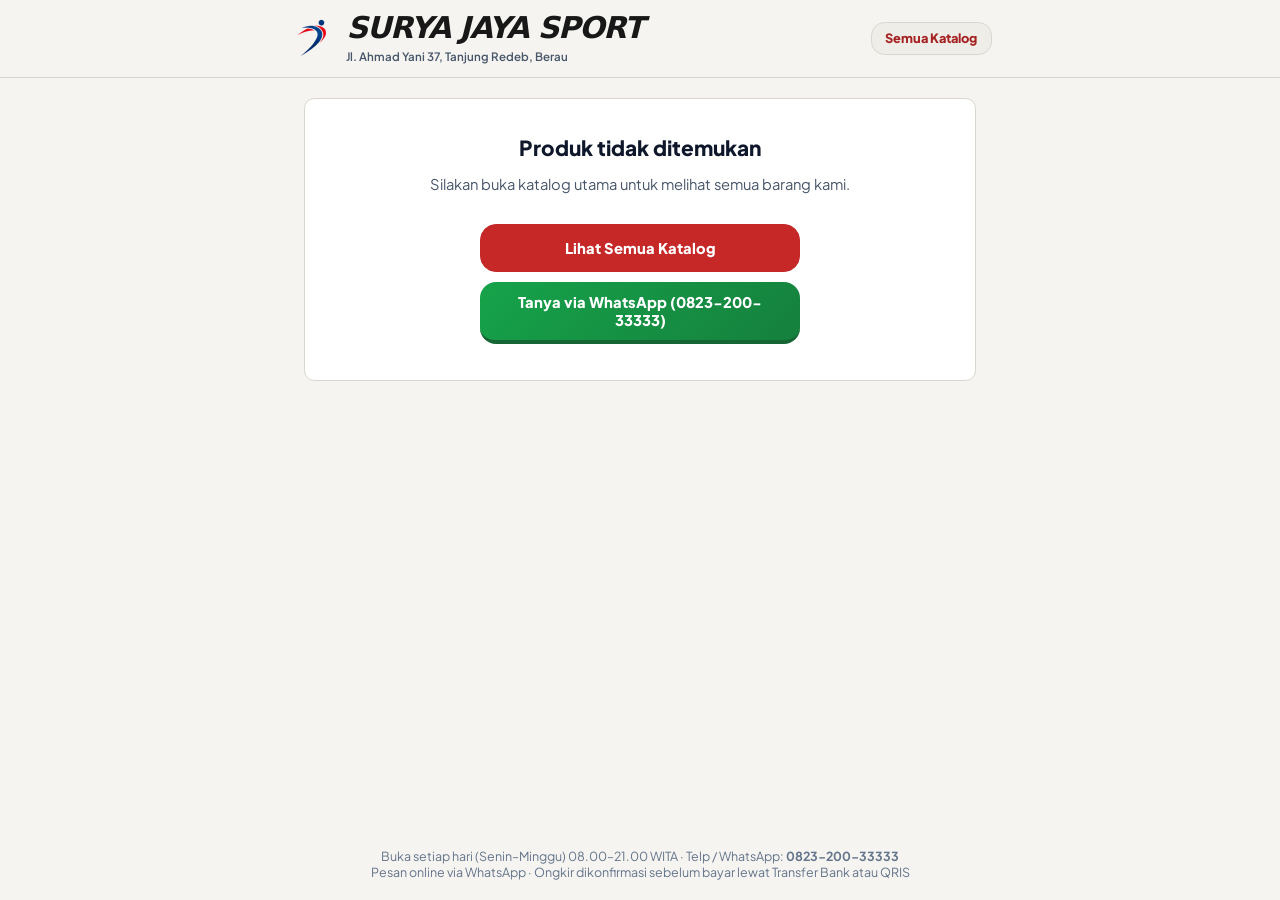
<file: produk/index.html>
<!DOCTYPE html>
<html lang="id">
<head>
  <meta charset="UTF-8">
  <meta name="viewport" content="width=device-width, initial-scale=1.0">
  <meta name="referrer" content="strict-origin-when-cross-origin">
  <title>Detail Produk | Surya Jaya Sport Berau</title>
  <meta name="description" content="Cek foto, harga, dan stok produk Surya Jaya Sport Jl. Ahmad Yani 37, Tanjung Redeb, Berau.">
  <meta name="robots" content="index, follow">
  <link rel="canonical" href="https://suryajaya-sport.github.io/produk/">
  <meta property="og:type" content="product">
  <meta property="og:title" content="Detail Produk | Surya Jaya Sport Berau">
  <meta property="og:description" content="Cek foto, harga, dan stok produk Surya Jaya Sport Jl. Ahmad Yani 37, Tanjung Redeb, Berau.">
  <meta property="og:image" content="https://suryajaya-sport.github.io/og-surya-jaya-sport.jpg">
  <link rel="icon" type="image/png" sizes="32x32" href="/favicon-32x32.png">
  <link rel="icon" type="image/png" sizes="16x16" href="/favicon-16x16.png">
  <link rel="apple-touch-icon" sizes="180x180" href="/apple-touch-icon.png">
  <link rel="preconnect" href="https://fonts.googleapis.com">
  <link rel="preconnect" href="https://fonts.gstatic.com" crossorigin>
  <link href="https://fonts.googleapis.com/css2?family=Barlow+Condensed:wght@700;800&amp;family=Plus+Jakarta+Sans:wght@500;600;700;800&amp;display=swap" rel="stylesheet">
  <style>
    *, *::before, *::after { box-sizing: border-box; }
    body {
      margin: 0;
      font-family: 'Plus Jakarta Sans', system-ui, sans-serif;
      background: radial-gradient(circle at 15% 0%, rgba(219,234,254,.7), transparent 40%), #f8fafc;
      color: #0f172a;
      min-height: 100vh;
      display: flex;
      flex-direction: column;
    }
    .hdr {
      background: rgba(255,255,255,.9);
      backdrop-filter: blur(12px);
      border-bottom: 1.5px solid #dbeafe;
      padding: .75rem 1rem;
      position: sticky;
      top: 0;
      z-index: 20;
    }
    .hdr-in {
      max-width: 44rem;
      margin: 0 auto;
      display: flex;
      align-items: center;
      justify-content: space-between;
      gap: .75rem;
    }
    .brand {
      display: flex;
      align-items: center;
      gap: .65rem;
      text-decoration: none;
      color: #0f2557;
    }
    .brand img { width: 42px; height: 42px; border-radius: .8rem; object-fit: cover; border: 1.5px solid rgba(250,204,21,.7); }
    .brand strong { font-family: 'Barlow Condensed', sans-serif; font-size: 1.35rem; text-transform: uppercase; letter-spacing: .01em; display: block; line-height: 1; }
    .brand span { font-size: .72rem; color: #475569; font-weight: 600; }
    .back-link {
      text-decoration: none;
      background: #eff6ff;
      color: #1d4ed8;
      border: 1.5px solid #bfdbfe;
      padding: .48rem .85rem;
      border-radius: .85rem;
      font-size: .8rem;
      font-weight: 800;
      white-space: nowrap;
    }
    .wrap { max-width: 44rem; width: 100%; margin: 1.25rem auto 2.5rem; padding: 0 1rem; flex: 1; }
    .card {
      background: #ffffff;
      border: 2px solid #dbeafe;
      border-radius: 1.6rem;
      overflow: hidden;
      box-shadow: 0 16px 38px -12px rgba(15,37,87,.12);
    }
    .photo-box {
      background: radial-gradient(circle at 50% 45%, #ffffff 0%, #f1f5f9 100%);
      padding: 1rem;
      border-bottom: 1px solid #e2e8f0;
      display: flex;
      align-items: center;
      justify-content: center;
      min-height: 260px;
    }
    .photo-box img { max-width: 100%; max-height: 360px; object-fit: contain; border-radius: 1rem; }
    .body { padding: 1.35rem; display: flex; flex-direction: column; gap: .75rem; }
    .meta { font-family: ui-monospace, monospace; font-size: .78rem; font-weight: 700; color: #1d4ed8; background: #eff6ff; width: fit-content; padding: .2rem .6rem; border-radius: .5rem; }
    h1 { margin: 0; font-size: 1.5rem; font-weight: 800; line-height: 1.25; color: #0f172a; }
    .desc { margin: 0; font-size: .92rem; color: #475569; line-height: 1.55; }
    .senar-note { margin: 0; padding: .55rem .8rem; border-radius: .85rem; background: #eff6ff; border: 1.5px solid #bfdbfe; color: #1e3a8a; font-size: .82rem; font-weight: 700; }
    .price-row { display: flex; align-items: center; justify-content: space-between; gap: .75rem; padding-top: .8rem; border-top: 1px solid #f1f5f9; flex-wrap: wrap; }
    .price { margin: 0; background: #fef9c3; color: #0f2557; border: 1.5px solid #fde047; padding: .35rem .85rem; border-radius: .9rem; font-size: 1.45rem; font-weight: 900; }
    .stock { padding: .35rem .85rem; border-radius: 9999px; font-size: .85rem; font-weight: 800; background: #ecfdf5; color: #047857; }
    .stock.out { background: #fff1f2; color: #be123c; }
    .actions { display: grid; grid-template-columns: 1fr 1fr; gap: .65rem; padding-top: .5rem; }
    @media (max-width: 520px) { .actions { grid-template-columns: 1fr; } }
    .btn {
      display: inline-flex; align-items: center; justify-content: center; gap: .5rem;
      min-height: 48px; padding: .7rem 1.1rem; border-radius: 1rem;
      font-size: .92rem; font-weight: 800; text-decoration: none; cursor: pointer;
    }
    .btn-wa { background: linear-gradient(135deg,#16a34a,#15803d); color: #fff; border-bottom: 4px solid #166534; }
    .btn-cat { background: linear-gradient(135deg,#1d4ed8,#2563eb); color: #fff; border-bottom: 4px solid #1e3a8a; }
    .info-foot { font-size: .78rem; color: #64748b; text-align: center; padding: 1.25rem 1rem; }
  </style>
  <script async src="https://www.googletagmanager.com/gtag/js?id=G-ZS9T9ZJXBK"></script>
  <script>
    window.dataLayer = window.dataLayer || [];
    function gtag(){dataLayer.push(arguments);}
    gtag('js', new Date());
    gtag('config', 'G-ZS9T9ZJXBK');
  </script>
  <meta name="theme-color" content="#f5f4f0">
  <link rel="stylesheet" href="/brand.css" media="screen">
</head>
<body class="product-page">
  <header class="hdr">
    <div class="hdr-in">
      <a href="/" class="brand">
        <img src="/sjs-mark-192.png" alt="Logo Surya Jaya Sport" width="42" height="42">
        <div>
          <strong>Surya Jaya Sport</strong>
          <span>Jl. Ahmad Yani 37, Tanjung Redeb, Berau</span>
        </div>
      </a>
      <a href="/" class="back-link">Semua Katalog</a>
    </div>
  </header>

  <main class="wrap">
    <div id="productBox" class="card">
      <div class="body" style="text-align:center; padding: 2.5rem 1.25rem;">
        <p style="margin:0; font-weight:700; color:#475569;">Memuat detail produk…</p>
      </div>
    </div>
  </main>

  <footer class="info-foot">
    Buka setiap hari (Senin–Minggu) 08.00–21.00 WITA · Telp / WhatsApp: <strong>0823-200-33333</strong><br>
    Pesan online via WhatsApp · Ongkir dikonfirmasi sebelum bayar lewat Transfer Bank atau QRIS
  </footer>

  <script type="module">
    import { catalogImageUrl } from "./katalog.js?v=1795791831";
    const EMBEDDED_FIREBASE_CONFIG = {
      apiKey: "AIzaSyBFtI_lwLU7cDcioDE1GpgC0AjKPZ1mHag",
      authDomain: "suryajayasport-3fd5e.firebaseapp.com",
      projectId: "suryajayasport-3fd5e",
      storageBucket: "suryajayasport-3fd5e.firebasestorage.app",
      messagingSenderId: "501860315687",
      appId: "1:501860315687:web:3692f12c2b59a1e16d9402"
    };
    const CATALOG_WA = "https://wa.me/6282320033333";
    const SENAR_NOTE = "Harga tercantum sudah termasuk jasa pasang senar.";

    const esc = s => String(s ?? "").replace(/[&<>"']/g, m => ({ "&": "&amp;", "<": "&lt;", ">": "&gt;", '"': "&quot;", "'": "&#39;" }[m]));
    const rp = n => "Rp " + Math.round(Number(n) || 0).toLocaleString("id-ID");

    const MUSIC_RE = /\b(gitar|guitar|ukulele|bass|capo|plektrum|musik|akustik|acoustic|klasik|classic|elektrik|electric|biola|violin|drum|stik\s*drum|cajon|jimbe|harmonika|tama|sonor|zildjian|yamaha\s*f|pyramid|d'?addario|orphee|ernie\s*ball|elixir|fender|nilon|nylon|kawat)\b/i;
    const BALL_ITEM_RE = /\b(futsal|bola|sepak|basket|voli|volley|football|soccer|molten|spalding|mikasa|nassau)\b/i;
    const BADMINTON_STRING_MODEL_RE = /\b(bg\s*\d{1,2}m?(?!\d)|nbg\s*\d{2,3}(?!\d)|exbolt|nanogy|aerobite|aerosonic|ultimax|tectonic\s*65|vbs\s*\d{2,3}(?!\d)|no\.?\s*[157]\s*boost?)\b/i;
    const BADMINTON_BRAND_RE = /\b(badminton|bulutangkis|raket|shuttlecock|kok|yonex|lining|li-ning|victor|felet|hi-?qua|maxbolt|hundred|kizuna|toalson|apacs|power\s*max|tectonic|flypower|mizuno|astec|hart|ebox|eagle|prochamps|pro\s*ace|ashaway|gosen|rs\b|reinforce|kawasaki|fleet|babolat|bg\s*\d{1,2}m?(?!\d)|nbg\s*\d{2,3}(?!\d)|exbolt|nanogy|aerobite|aerosonic|ultimax|vbs\s*\d{2,3}(?!\d))\b/i;
    const NOT_STRING_ITEM_RE = /\b(raket|racket|sepatu|baju|jersey|celana|tas|grip|kok|shuttlecock|kaos|net|piala|taping|bola|basket|futsal|voli|volley|sepak|molten|spalding|mikasa|catur|chess|pingpong|tenis|senapan|peluru|mimis|sepatu\s*roda|skate|deker|sarung\s*tangan|pompa|matras|dumbbell|barbel|skipping)\b/i;

    function isSenarBadminton(item) {
      const name = String(item?.name || "").trim();
      const txt = [item?.name, item?.category, item?.description].filter(Boolean).join(" ");
      if (MUSIC_RE.test(txt)) return false;
      if (BALL_ITEM_RE.test(txt)) return false;
      if (/\bsenar\s+(raket|badminton|bulutangkis)\b/i.test(name)) return true;
      if (NOT_STRING_ITEM_RE.test(name)) return false;
      const hasSenarWord = /\bsenar\b/i.test(name);
      const isModelOnly = BADMINTON_STRING_MODEL_RE.test(name);
      if (isModelOnly) return true;
      if (hasSenarWord) {
        return BADMINTON_BRAND_RE.test(txt) || /^senar\b/i.test(name);
      }
      return false;
    }

    function matchesCatalogCategory(item, category) {
      if (category === "all") return true;
      const name = String(item?.name || "");
      const isPingpong = /\b(pingpong|tenis\s*meja)\b/i.test(name);
      const ball = !MUSIC_RE.test(name) && BALL_ITEM_RE.test(name);
      const badminton = !isPingpong && !ball && !MUSIC_RE.test(name) && (isSenarBadminton(item) || /\b(badminton|bulutangkis|raket|shuttlecock|kok|yonex|lining|li-ning|victor|felet|hi-?qua|maxbolt|hundred|kizuna|toalson|apacs|power\s*max|tectonic|flypower|mizuno|astec|hart|ebox|prochamps|ashaway|gosen|bg\s*\d{1,2}m?(?!\d)|nbg\s*\d{2,3}(?!\d)|exbolt|nanogy)\b/i.test(name));
      const music = MUSIC_RE.test(name) || (!badminton && !ball && /\bsenar\b/i.test(name));
      const chess = /\b(catur|chess)\b/i.test(name);
      if (category === "music") return music;
      if (category === "badminton") return badminton;
      if (category === "ball") return ball;
      if (category === "chess") return chess;
      if (category === "sport") return !music && !badminton && !ball && !chess;
      return false;
    }

    const box = document.getElementById("productBox");
    const productId = new URLSearchParams(location.search).get("id")?.trim();

    function renderNotFound(msg) {
      box.innerHTML = `<div class="body" style="text-align:center; padding:2.25rem 1.25rem;">
        <h1 style="font-size:1.3rem;">Produk tidak ditemukan</h1>
        <p class="desc">${esc(msg || "Produk mungkin sudah diarsipkan atau kode QR tidak sesuai.")}</p>
        <div class="actions" style="grid-template-columns:1fr; max-width:20rem; margin:.5rem auto 0;">
          <a href="/" class="btn btn-cat">Lihat Semua Katalog</a>
          <a href="${CATALOG_WA}" target="_blank" rel="noopener noreferrer" class="btn btn-wa">Tanya via WhatsApp (0823-200-33333)</a>
        </div>
      </div>`;
    }

    async function fetchProductItem(id) {
      const decodeV = v => !v || typeof v !== "object" ? "" : "stringValue" in v ? v.stringValue : "integerValue" in v ? Number(v.integerValue) : "doubleValue" in v ? Number(v.doubleValue) : "booleanValue" in v ? Boolean(v.booleanValue) : "";
      try {
        const res = await fetch(`https://firestore.googleapis.com/v1/projects/${EMBEDDED_FIREBASE_CONFIG.projectId}/databases/(default)/documents/publicCatalog/${encodeURIComponent(id)}?key=${encodeURIComponent(EMBEDDED_FIREBASE_CONFIG.apiKey)}`, { mode: "cors", cache: "no-store" });
        if (res.status === 404) return null;
        if (!res.ok) throw new Error("HTTP " + res.status);
        const docJson = await res.json();
        const item = { id };
        for (const [k, v] of Object.entries(docJson.fields || {})) item[k] = decodeV(v);
        return item;
      } catch {
        const [appM, fsM] = await Promise.all([
          import("https://www.gstatic.com/firebasejs/11.6.1/firebase-app.js"),
          import("https://www.gstatic.com/firebasejs/11.6.1/firebase-firestore.js")
        ]);
        const app = appM.getApps().length ? appM.getApps()[0] : appM.initializeApp(EMBEDDED_FIREBASE_CONFIG);
        const db = fsM.getFirestore(app);
        const snap = await fsM.getDoc(fsM.doc(db, "publicCatalog", id));
        return snap.exists() ? { ...snap.data(), id: snap.id } : null;
      }
    }
    (async () => {
    if (!productId) {
      renderNotFound("Silakan buka katalog utama untuk melihat semua barang kami.");
    } else {
      try {
        const item = await fetchProductItem(productId);
        if (!item) {
          renderNotFound();
        } else {
          const imgUrl = catalogImageUrl(item);
          const stockNum = Number(item.stock || 0);
          const out = stockNum <= 0;
          const meta = [item.code, item.size, item.color].filter(Boolean).join(" · ");
          const seoTitle = `${item.name} | Surya Jaya Sport Berau`;
          const seoDesc = item.description
            ? `${item.description} Harga ${rp(item.price)} di Surya Jaya Sport Jl. Ahmad Yani 37, Tanjung Redeb, Berau.`
            : `${item.name}${meta ? ` (${meta})` : ""} harga ${rp(item.price)} (${out ? "Stok habis" : `Stok tersedia ${stockNum} pcs`}) di Surya Jaya Sport Jl. Ahmad Yani 37, Tanjung Redeb, Berau.`;
          document.title = seoTitle;
          const setMeta = (sel, attr, val) => { const el = document.querySelector(sel); if (el && val) el.setAttribute(attr, val); };
          setMeta('meta[name="description"]', "content", seoDesc);
          setMeta('meta[property="og:title"]', "content", seoTitle);
          setMeta('meta[property="og:description"]', "content", seoDesc);
          if (imgUrl) setMeta('meta[property="og:image"]', "content", imgUrl);
          let ld = document.getElementById("productSchema");
          if (!ld) {
            ld = document.createElement("script");
            ld.id = "productSchema";
            ld.type = "application/ld+json";
            document.head.appendChild(ld);
          }
          ld.textContent = JSON.stringify({
            "@context": "https://schema.org",
            "@type": "Product",
            name: item.name,
            sku: item.code || item.id,
            description: seoDesc,
            ...(imgUrl ? { image: imgUrl } : {}),
            offers: {
              "@type": "Offer",
              url: window.location.href,
              priceCurrency: "IDR",
              price: Math.max(0, Number(item.price || 0)),
              availability: out ? "https://schema.org/OutOfStock" : "https://schema.org/InStock",
              seller: {
                "@type": "SportingGoodsStore",
                name: "Surya Jaya Sport",
                telephone: "+62-823-200-33333"
              }
            }
          });
          const showSenar = isSenarBadminton(item);
          const waText = out
            ? `Halo Surya Jaya Sport, apakah stok ${item.name}${item.code ? ` (${item.code})` : ""} akan tersedia lagi?`
            : `Halo Surya Jaya Sport, saya mau pesan ${item.name}${item.code ? ` (${item.code})` : ""} (${rp(item.price)}).\nTujuan pengiriman (kecamatan, kota/kabupaten, kode pos): ...\nMohon konfirmasi stok, ongkir, dan total pembayaran.`;

          box.innerHTML = `
            <div class="photo-box">
              ${imgUrl
                ? `<img src="${esc(imgUrl)}" alt="${esc(item.name)} — Surya Jaya Sport Tanjung Redeb Berau">`
                : `<div style="text-align:center; padding:2rem; color:#1e3a8a; font-weight:800;">${esc(item.name)}</div>`}
            </div>
            <div class="body">
              ${meta ? `<span class="meta">${esc(meta)}</span>` : ""}
              <h1>${esc(item.name)}</h1>
              ${item.description ? `<p class="desc">${esc(item.description)}</p>` : ""}
              ${showSenar ? `<p class="senar-note">${SENAR_NOTE}</p>` : ""}
              <div class="price-row">
                <p class="price">${rp(item.price)}</p>
                <span class="stock ${out ? "out" : ""}">${out ? "Stok Habis" : `Tersedia: ${stockNum} pcs`}</span>
              </div>
              <div class="actions">
                <a href="${CATALOG_WA}?text=${encodeURIComponent(waText)}" target="_blank" rel="noopener noreferrer" class="btn btn-wa">Tanya / Pesan WA</a>
                <button type="button" id="btnCopyProductLink" class="btn btn-cat">Salin Link</button>
                <a href="/" class="btn btn-cat">Katalog Lain</a>
              </div>
            </div>`;
          if (typeof window.gtag === "function") {
            window.gtag("event", "view_item", { currency: "IDR", value: Number(item.price || 0), items: [{ item_id: item.code || item.id, item_name: item.name, price: Number(item.price || 0) }] });
          }
          box.querySelector('a[href*="wa.me"]')?.addEventListener("click", () => {
            if (typeof window.gtag === "function") {
              window.gtag("event", "whatsapp_click", { product_name: item.name, click_location: "halaman_produk" });
            }
          });
          const copyBtn = document.getElementById("btnCopyProductLink");
          copyBtn?.addEventListener("click", async () => {
            try {
              await navigator.clipboard.writeText(window.location.href);
            } catch {
              const inp = document.createElement("input");
              inp.value = window.location.href;
              document.body.appendChild(inp);
              inp.select();
              document.execCommand("copy");
              inp.remove();
            }
            copyBtn.textContent = "Link Tersalin!";
            setTimeout(() => { copyBtn.textContent = "Salin Link"; }, 2000);
          });
        }
      } catch (err) {
        renderNotFound("Gagal memuat data produk. Silakan hubungi WhatsApp 0823-200-33333.");
      }
    }
    })();
  </script>
</body>
</html>
</file>
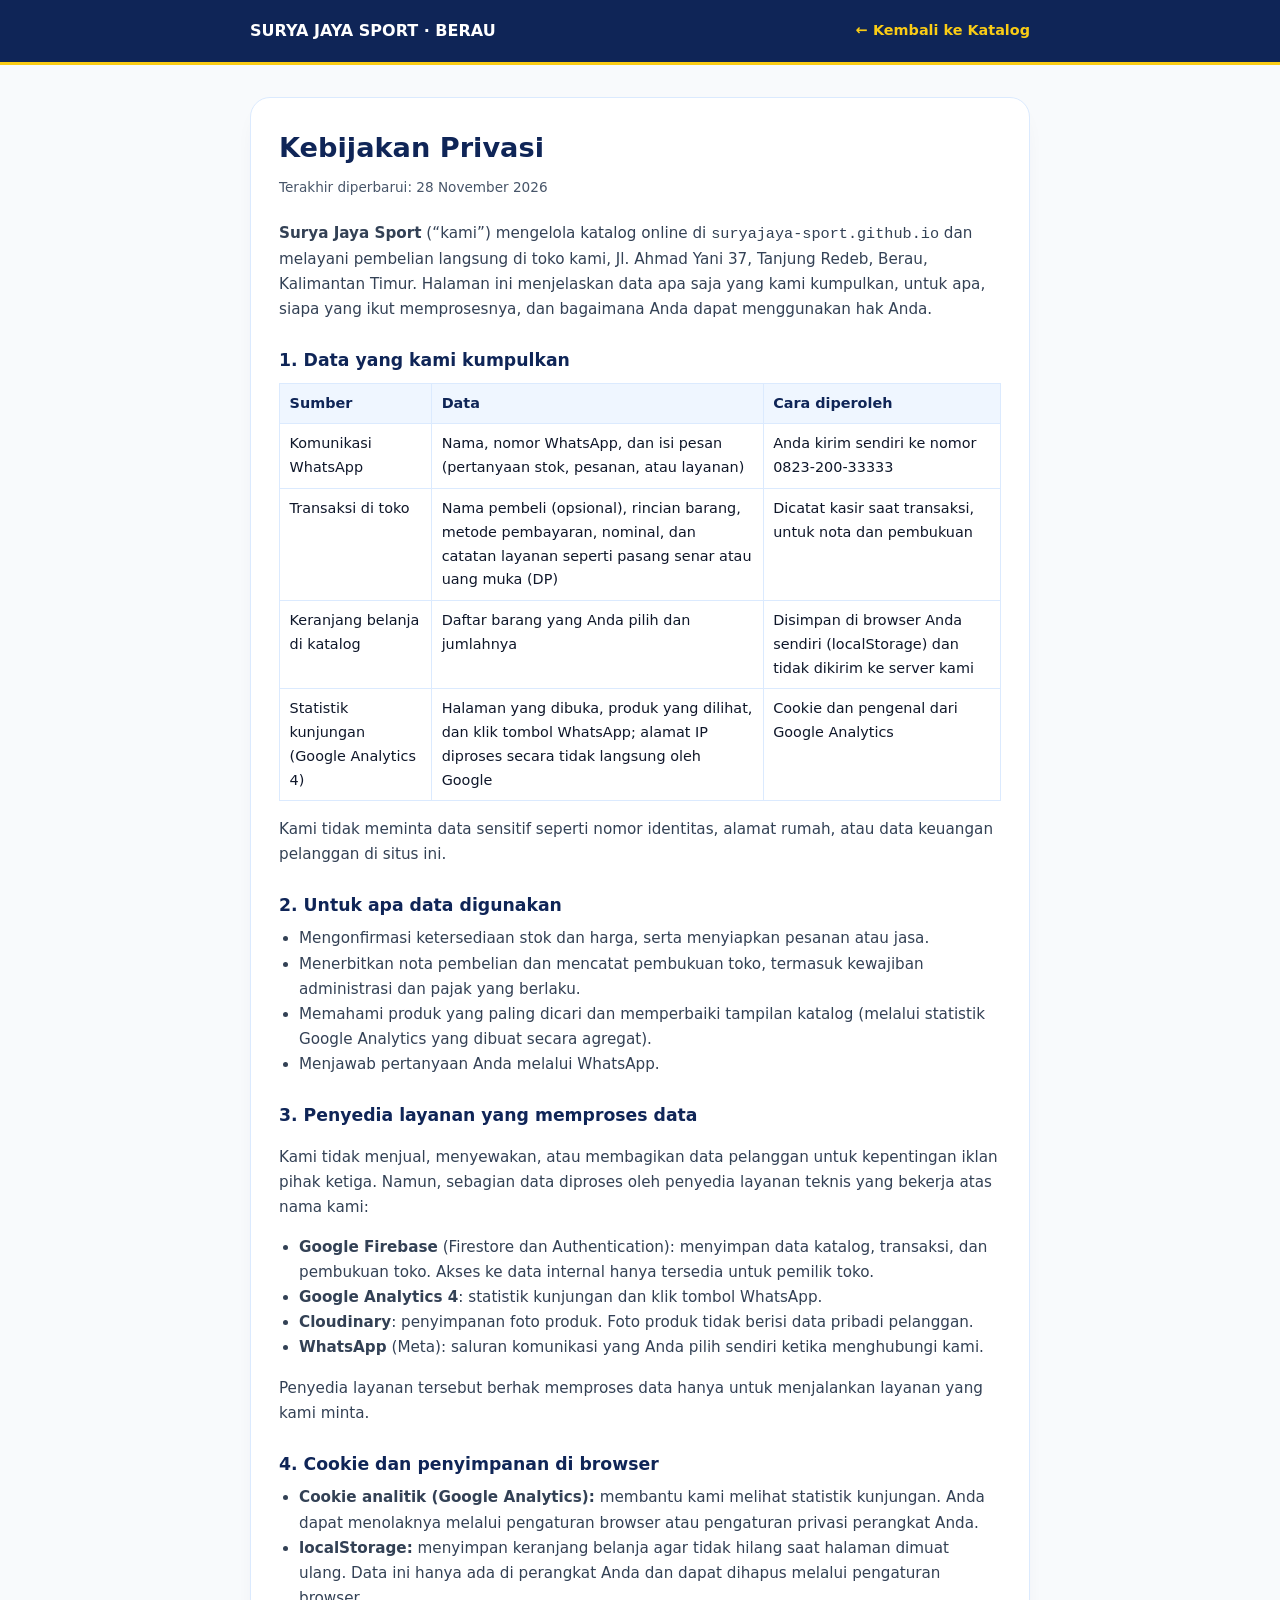
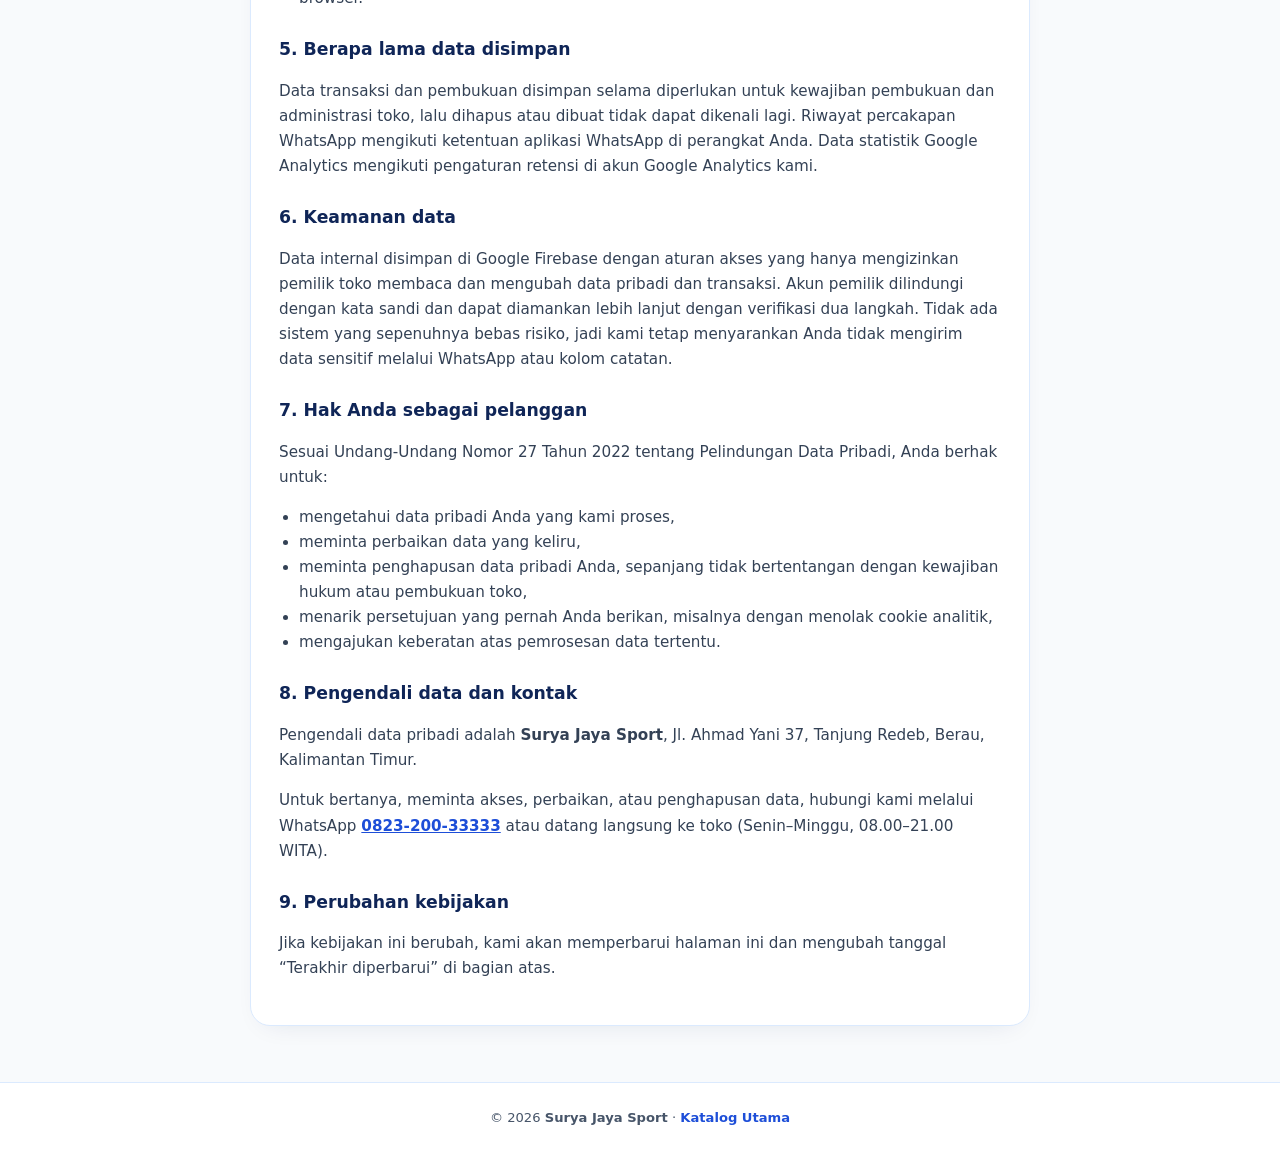
<file: kebijakan-privasi.html>
<!DOCTYPE html>
<html lang="id">
<head>
  <meta charset="UTF-8">
  <meta name="viewport" content="width=device-width, initial-scale=1.0">
  <title>Kebijakan Privasi | Surya Jaya Sport Berau</title>
  <meta name="description" content="Kebijakan privasi Surya Jaya Sport, Jl. Ahmad Yani 37, Tanjung Redeb, Berau: data yang kami kumpulkan, cara penggunaannya, dan hak Anda sebagai pelanggan.">
  <link rel="canonical" href="https://suryajaya-sport.github.io/kebijakan-privasi.html">
  <link rel="icon" type="image/png" sizes="32x32" href="favicon-32x32.png">
  <link rel="icon" type="image/png" sizes="16x16" href="favicon-16x16.png">
  <link rel="apple-touch-icon" sizes="180x180" href="apple-touch-icon.png">
  <meta name="robots" content="index, follow">
  <style>
    *, *::before, *::after { box-sizing: border-box; }
    html, body { margin: 0; padding: 0; font-family: system-ui, -apple-system, "Segoe UI", Roboto, sans-serif; background: #f8fafc; color: #0f172a; line-height: 1.65; }
    header { background: #0f2557; color: #ffffff; padding: 1.1rem 1.25rem; border-bottom: 3px solid #facc15; }
    .wrap { max-width: 780px; margin: 0 auto; }
    header .wrap { display: flex; align-items: center; justify-content: space-between; gap: 1rem; flex-wrap: wrap; }
    header a { color: #facc15; text-decoration: none; font-weight: 700; font-size: .9rem; }
    main { padding: 2rem 1.25rem 3.5rem; }
    .card { background: #ffffff; border: 1px solid #dbeafe; border-radius: 1.25rem; padding: 1.75rem; box-shadow: 0 10px 28px -16px rgba(15, 37, 87, .14); }
    h1 { margin: 0 0 .35rem; font-size: 1.7rem; color: #0f2557; }
    .meta { margin: 0 0 1.4rem; font-size: .85rem; color: #475569; }
    h2 { margin: 1.5rem 0 .45rem; font-size: 1.08rem; color: #0f2557; }
    p, li { color: #334155; font-size: .95rem; }
    ul { padding-left: 1.25rem; margin: .35rem 0; }
    a { color: #1d4ed8; font-weight: 700; }
    table { width: 100%; border-collapse: collapse; font-size: .9rem; margin: .5rem 0; }
    th, td { text-align: left; border: 1px solid #dbeafe; padding: .5rem .6rem; vertical-align: top; }
    th { background: #eff6ff; color: #0f2557; }
    footer { text-align: center; padding: 1.5rem 1rem; font-size: .82rem; color: #475569; border-top: 1px solid #dbeafe; background: #ffffff; }
    footer a { text-decoration: none; }
  </style>
</head>
<body>
  <header>
    <div class="wrap">
      <strong>SURYA JAYA SPORT · BERAU</strong>
      <a href="/">&larr; Kembali ke Katalog</a>
    </div>
  </header>
  <main>
    <div class="wrap">
      <article class="card">
        <h1>Kebijakan Privasi</h1>
        <p class="meta">Terakhir diperbarui: 28 November 2026</p>

        <p><strong>Surya Jaya Sport</strong> (“kami”) mengelola katalog online di <code>suryajaya-sport.github.io</code> dan melayani pembelian langsung di toko kami, Jl. Ahmad Yani 37, Tanjung Redeb, Berau, Kalimantan Timur. Halaman ini menjelaskan data apa saja yang kami kumpulkan, untuk apa, siapa yang ikut memprosesnya, dan bagaimana Anda dapat menggunakan hak Anda.</p>

        <h2>1. Data yang kami kumpulkan</h2>
        <table>
          <thead>
            <tr><th>Sumber</th><th>Data</th><th>Cara diperoleh</th></tr>
          </thead>
          <tbody>
            <tr>
              <td>Komunikasi WhatsApp</td>
              <td>Nama, nomor WhatsApp, dan isi pesan (pertanyaan stok, pesanan, atau layanan)</td>
              <td>Anda kirim sendiri ke nomor 0823-200-33333</td>
            </tr>
            <tr>
              <td>Transaksi di toko</td>
              <td>Nama pembeli (opsional), rincian barang, metode pembayaran, nominal, dan catatan layanan seperti pasang senar atau uang muka (DP)</td>
              <td>Dicatat kasir saat transaksi, untuk nota dan pembukuan</td>
            </tr>
            <tr>
              <td>Keranjang belanja di katalog</td>
              <td>Daftar barang yang Anda pilih dan jumlahnya</td>
              <td>Disimpan di browser Anda sendiri (localStorage) dan tidak dikirim ke server kami</td>
            </tr>
            <tr>
              <td>Statistik kunjungan (Google Analytics 4)</td>
              <td>Halaman yang dibuka, produk yang dilihat, dan klik tombol WhatsApp; alamat IP diproses secara tidak langsung oleh Google</td>
              <td>Cookie dan pengenal dari Google Analytics</td>
            </tr>
          </tbody>
        </table>
        <p>Kami tidak meminta data sensitif seperti nomor identitas, alamat rumah, atau data keuangan pelanggan di situs ini.</p>

        <h2>2. Untuk apa data digunakan</h2>
        <ul>
          <li>Mengonfirmasi ketersediaan stok dan harga, serta menyiapkan pesanan atau jasa.</li>
          <li>Menerbitkan nota pembelian dan mencatat pembukuan toko, termasuk kewajiban administrasi dan pajak yang berlaku.</li>
          <li>Memahami produk yang paling dicari dan memperbaiki tampilan katalog (melalui statistik Google Analytics yang dibuat secara agregat).</li>
          <li>Menjawab pertanyaan Anda melalui WhatsApp.</li>
        </ul>

        <h2>3. Penyedia layanan yang memproses data</h2>
        <p>Kami tidak menjual, menyewakan, atau membagikan data pelanggan untuk kepentingan iklan pihak ketiga. Namun, sebagian data diproses oleh penyedia layanan teknis yang bekerja atas nama kami:</p>
        <ul>
          <li><strong>Google Firebase</strong> (Firestore dan Authentication): menyimpan data katalog, transaksi, dan pembukuan toko. Akses ke data internal hanya tersedia untuk pemilik toko.</li>
          <li><strong>Google Analytics 4</strong>: statistik kunjungan dan klik tombol WhatsApp.</li>
          <li><strong>Cloudinary</strong>: penyimpanan foto produk. Foto produk tidak berisi data pribadi pelanggan.</li>
          <li><strong>WhatsApp</strong> (Meta): saluran komunikasi yang Anda pilih sendiri ketika menghubungi kami.</li>
        </ul>
        <p>Penyedia layanan tersebut berhak memproses data hanya untuk menjalankan layanan yang kami minta.</p>

        <h2>4. Cookie dan penyimpanan di browser</h2>
        <ul>
          <li><strong>Cookie analitik (Google Analytics):</strong> membantu kami melihat statistik kunjungan. Anda dapat menolaknya melalui pengaturan browser atau pengaturan privasi perangkat Anda.</li>
          <li><strong>localStorage:</strong> menyimpan keranjang belanja agar tidak hilang saat halaman dimuat ulang. Data ini hanya ada di perangkat Anda dan dapat dihapus melalui pengaturan browser.</li>
        </ul>

        <h2>5. Berapa lama data disimpan</h2>
        <p>Data transaksi dan pembukuan disimpan selama diperlukan untuk kewajiban pembukuan dan administrasi toko, lalu dihapus atau dibuat tidak dapat dikenali lagi. Riwayat percakapan WhatsApp mengikuti ketentuan aplikasi WhatsApp di perangkat Anda. Data statistik Google Analytics mengikuti pengaturan retensi di akun Google Analytics kami.</p>

        <h2>6. Keamanan data</h2>
        <p>Data internal disimpan di Google Firebase dengan aturan akses yang hanya mengizinkan pemilik toko membaca dan mengubah data pribadi dan transaksi. Akun pemilik dilindungi dengan kata sandi dan dapat diamankan lebih lanjut dengan verifikasi dua langkah. Tidak ada sistem yang sepenuhnya bebas risiko, jadi kami tetap menyarankan Anda tidak mengirim data sensitif melalui WhatsApp atau kolom catatan.</p>

        <h2>7. Hak Anda sebagai pelanggan</h2>
        <p>Sesuai Undang-Undang Nomor 27 Tahun 2022 tentang Pelindungan Data Pribadi, Anda berhak untuk:</p>
        <ul>
          <li>mengetahui data pribadi Anda yang kami proses,</li>
          <li>meminta perbaikan data yang keliru,</li>
          <li>meminta penghapusan data pribadi Anda, sepanjang tidak bertentangan dengan kewajiban hukum atau pembukuan toko,</li>
          <li>menarik persetujuan yang pernah Anda berikan, misalnya dengan menolak cookie analitik,</li>
          <li>mengajukan keberatan atas pemrosesan data tertentu.</li>
        </ul>

        <h2>8. Pengendali data dan kontak</h2>
        <p>Pengendali data pribadi adalah <strong>Surya Jaya Sport</strong>, Jl. Ahmad Yani 37, Tanjung Redeb, Berau, Kalimantan Timur.</p>
        <p>Untuk bertanya, meminta akses, perbaikan, atau penghapusan data, hubungi kami melalui WhatsApp <a href="https://wa.me/6282320033333">0823-200-33333</a> atau datang langsung ke toko (Senin–Minggu, 08.00–21.00 WITA).</p>

        <h2>9. Perubahan kebijakan</h2>
        <p>Jika kebijakan ini berubah, kami akan memperbarui halaman ini dan mengubah tanggal “Terakhir diperbarui” di bagian atas.</p>
      </article>
    </div>
  </main>
  <footer>
    &copy; 2026 <strong>Surya Jaya Sport</strong> · <a href="/">Katalog Utama</a>
  </footer>
</body>
</html>
</file>
<file: brand.css>
:root {
  --paper: #f5f4f0;
  --ink: #181818;
  --muted: #57544f;
  --line: #d9d6cf;
  --red: #c62828;
  --sjs-navy: var(--ink);
}
html body, html body.sjs-admin { background: var(--paper) !important; color: var(--ink); }
.shop-header, body.sjs-admin .shop-header, .product-page .hdr, .privacy-page header {
  background: var(--paper) !important;
  color: var(--ink);
  border-bottom: 1px solid var(--line) !important;
  box-shadow: none !important;
}
.shop-brand img, .brand img {
  width: 48px; height: 48px; padding: 0; border: 0; border-radius: 0;
  background: transparent; box-shadow: none; object-fit: contain; mix-blend-mode: multiply;
}
.shop-brand h1, body.sjs-admin .shop-brand h1, .brand strong {
  font: italic 850 clamp(1.15rem, 2.35vw, 1.9rem)/1.06 system-ui, sans-serif;
  letter-spacing: -.04em; text-transform: uppercase; color: var(--ink) !important;
}
body.sjs-admin .shop-brand p { color: var(--muted) !important; }
.shop-links { background: transparent; }
.shop-links a { color: var(--ink); }
.shop-links a:hover, .shop-links a:focus-visible { background: white; color: var(--red); }
.shop-hero, #viewCatalog .shop-hero {
  display: flex; align-items: center; min-height: clamp(285px, 30vw, 465px);
  padding: clamp(1.5rem, 4vw, 4rem); border: 0; border-radius: 0; box-shadow: none;
  background-color: var(--ink);
  background-image: linear-gradient(90deg,#181818 0%,#181818 35%,transparent 62%), url('/assets/badminton-banner.webp');
  background-size: cover, auto 100%; background-repeat: no-repeat; background-position: center, right center;
}
.shop-hero .shop-hero-content { padding: 0; display: grid; gap: 1rem; align-content: center; }
.shop-hero .shop-eyebrow { padding: 0; color: #f5f4f0; background: transparent; border: 0; text-transform: uppercase; letter-spacing: .14em; font-size: .8rem; }
.shop-hero h2 { color: #fff; font: 800 clamp(2.75rem, 5.7vw, 5.75rem)/.98 system-ui,sans-serif; text-transform: none; letter-spacing: -.055em; }
.shop-button-accent, .shop-button-primary, .btn-cat, .shop-header .shop-owner-button,
body.sjs-admin #btnSaveInventory, body.sjs-admin #btnSaveTx:not(:disabled):not(.is-disabled) {
  background: var(--red) !important; border: 1px solid var(--red) !important;
  color: white !important; box-shadow: none !important;
}
.shop-hero .shop-button-accent { padding: .85rem 1.4rem; border-radius: .3rem !important; }
.shop-button-secondary, .back-link, .catalog-card-meta, .meta, .senar-service-note, .senar-note {
  color: var(--ink); border-color: var(--line); background: #efede8;
}
.shop-button-secondary { border: 1px solid var(--line) !important; }
.catalog-card, .howto-card, .quick-cat-btn, .catalog-toolbar, .fun-highlight-pill, .shop-location, .product-page .card, .privacy-page .card {
  background: white; border: 1px solid var(--line) !important; border-radius: .65rem !important; box-shadow: none !important;
}
.quick-cat-btn:hover, .catalog-card:hover { border-color: var(--ink) !important; }
.quick-cat-btn.is-active, .catalog-categories label input:checked + span, .howto-step {
  background: var(--ink); color: white; border-color: var(--ink) !important;
}
.quick-cat-btn.is-active :is(i,span) { color: white; }
.quick-cat-btn i, .howto-icon-badge, .fun-highlight-icon.is-blue { color: var(--red); }
.quick-cat-thumb { border: 0; background: var(--paper); }
.catalog-card-photo-wrap, .catalog-card-photo, .product-page .photo-box { background: #101010 !important; }
.catalog-card-photo-wrap { padding: 0; }
.catalog-card-photo { border-radius: 0; }
.catalog-card-price, .product-page .price {
  color: var(--ink) !important; background: transparent; padding-inline: 0; border: 0;
}
.catalog-heading h2, .shop-location h2 { color: var(--ink); text-transform: none; }
.privacy-page .brand { display: inline-flex; align-items: center; gap: .75rem; }
.privacy-page h1, .privacy-page h2 { color: var(--ink); }
.privacy-page a, .product-page .back-link { color: #a52323; }
.privacy-page main .meta { background: transparent; }
body.sjs-admin #mainNavigation:not([hidden]) { background: var(--ink) !important; border-color: var(--line) !important; }
body.sjs-admin .shop-header :is(.shop-status,.shop-date,.tablet-toggle-btn,#shopHeaderTrigger) {
  background: white !important; color: var(--ink) !important; border-color: var(--line) !important;
}
@media (max-width: 640px) {
  .shop-hero, #viewCatalog .shop-hero {
    background-image: linear-gradient(90deg,rgba(15,15,15,.95),rgba(15,15,15,.78) 40%,rgba(15,15,15,.13)), url('/assets/badminton-banner.webp');
    background-position: center, 60% center;
  }
  .shop-brand img, .brand img { width: 39px; height: 39px; }
}
</file>
